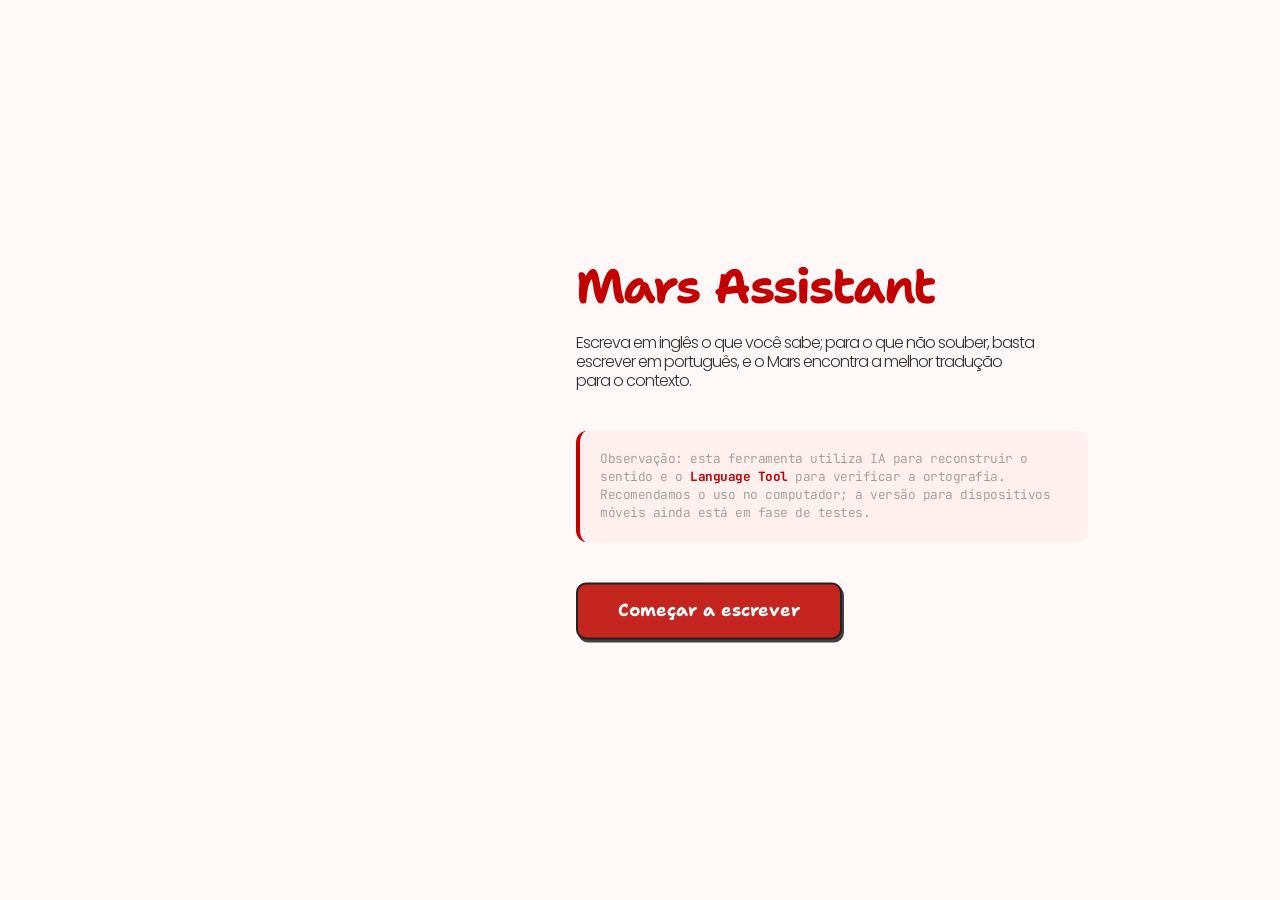
<file: index.html>
<!DOCTYPE html>
<html lang="en">
<head>
    <meta charset="UTF-8">
    <meta name="viewport" content="width=device-width, initial-scale=1.0">

    <meta property="og:title" content="Mars Ajudante">
    <meta property="og:description" content="Escreva misturando os idiomas, o mars te ajuda a traduzir.">
    <meta property="og:image" content="https://dididoingles.github.io/marsescreve/assets/metaassist.png">
    <meta property="og:url" content="https://dididoingles.github.io/marsescreve/">
    <meta property="og:type" content="website">
    <meta name="twitter:card" content="summary_large_image">
    <meta name="twitter:title" content="Mars ajudante">
    <meta name="twitter:description" content="Escreva misturando os idiomas, o mars te ajuda a traduzir.">
    <meta name="twitter:image" content="https://dididoingles.github.io/marsescreve/assets/metaassist.png">
  
    <link rel="icon" type="image/png" href="https://dididoingles.github.io/marsescreve/assets/favimars.png">
    <link rel="apple-touch-icon" sizes="180x180" href="https://dididoingles.github.io/marsescreve/assets/favimars180.png">
    <title>Mars Assistant - Start</title>
    <link rel="preconnect" href="https://fonts.googleapis.com">
    <link rel="preconnect" href="https://fonts.gstatic.com" crossorigin>
    <link href="https://fonts.googleapis.com/css2?family=Poppins:wght@300;400;700&family=Shantell+Sans:wght@300;700&family=JetBrains+Mono:wght@200;700&display=swap" rel="stylesheet">
    <style>
        * { margin: 0; padding: 0; box-sizing: border-box; }
        
        html, body {
            height: 100%;
            width: 100%;
            overflow: hidden; /* Prevents scrolling */
            background-color: #fff8f8;
            font-family: 'Poppins', sans-serif;
            color: #352f2d;
            line-height: 1.2;
            letter-spacing: -2px;
            position: relative; /* Anchor for absolute elements */
        }

        ::-webkit-scrollbar { width: 5px; }
::-webkit-scrollbar-track { background: #f1f1f100; }
::-webkit-scrollbar-thumb { background: #8b03032a; }
::-webkit-scrollbar-thumb:hover { background: #cc0b0b21; }

        /* ==========================================
           DESKTOP LAYOUT (Absolute Positioning)
        ========================================== */
        
        .video-side {
            position: absolute;
            top: 50%;
            left: 20%; 
            transform: translate(-50%, -50%);
            width: 55%; /* Increased width slightly to give the fade more room */
            max-width: 750px;
        }

        .video-wrapper {
            width: 100%;
            /* 1. Add padding so the mask has room to fade out */
            padding: 40px; 
            /* 2. Intensified fade: Solid until 40%, fully transparent by 95% */
            -webkit-mask-image: radial-gradient(ellipse at center, black 40%, transparent 95%);
            mask-image: radial-gradient(ellipse at center, black 40%, transparent 95%);
        }

        .video-wrapper video {
            width: 100%;
            height: auto;
            display: block;
            border-radius: 20px;
        }

        .text-side {
            position: absolute;
            top: 50%;
            right: 15%; 
            transform: translateY(-50%);
            width: 40%;
            max-width: 600px;
            display: flex;
            flex-direction: column;
        }

        /* Typography */
        h1.title {
            font-family: 'Shantell Sans', 'Poppins', sans-serif;
            font-size: 3rem;
            font-weight: 700;
            color: #c20000;
            white-space: nowrap;
            margin-bottom: 20px;
            line-height: 1.1;
        }

        p.subtitle {
            font-size: 1rem;
            font-weight: 300;
            color: #352f2d;
            text-align: left;
            margin-bottom: 40px;
            text-wrap: pretty;
            max-width: 90%;
            line-height: 1.2;
            letter-spacing: -1px;
        }

        .notice {
            font-size: 0.8rem;
            font-weight: 300;
            font-family: 'JetBrains Mono', monospace;
            color: #9b9898;
            line-height: 1.4;
            background: #fff0f0;
            padding: 20px;
            border-radius: 12px;
            border-left: 4px solid #c20000;
            text-wrap: pretty;
            letter-spacing: -0.5px;
        }

        .notice a {
            color: #c20000;
            font-weight: 700;
            text-decoration: none;
        }

        .notice a:hover {
            text-decoration: underline;
        }

        .start-btn {
            display: inline-block;
            background-color: #c4251f;
            color: #ffffff;
            font-family: 'Shantell Sans', sans-serif;
            font-weight: 700;
            font-size: 1.1rem;
            text-decoration: none;
            padding: 16px 40px;
            border-radius: 10px;
            border: 2px solid #222222;
            margin-top: 40px;
            align-self: flex-start;
            transition: transform 0.2s, background 0.2s;
            letter-spacing: 0px;
            box-shadow: 2px 3px 0 rgba(34,34,34,0.85);
            transition: transform 0.15s ease, box-shadow 0.15s ease, background-color 0.2s ease;
        }

        .start-btn:hover {
            background-color: #c00000;
            transform: translateY(2px) translateX(2px);
            box-shadow: 1px 2px 0 rgba(34,34,34,0.85);
        }

        .start-btn:active { 
            transform: translateY(3px) translateX(2px);
            box-shadow: 0px 0px 0 rgba(34,34,34,0.85);
        }

        /* Cascade Animation */
        @keyframes smoothLoad {
            from { opacity: 0; transform: translateY(20px); }
            to { opacity: 1; transform: translateY(0); }
        }

        h1.title { animation: smoothLoad 0.8s cubic-bezier(0.2, 0.8, 0.2, 1) 0.2s both; }
        p.subtitle { animation: smoothLoad 0.8s cubic-bezier(0.2, 0.8, 0.2, 1) 0.4s both; }
        .notice { animation: smoothLoad 0.8s cubic-bezier(0.2, 0.8, 0.2, 1) 0.6s both; }
        .start-btn { animation: smoothLoad 0.8s cubic-bezier(0.2, 0.8, 0.2, 1) 0.8s both; }

        /* ==========================================
           MOBILE & TABLET LAYOUT (Absolute Positioning)
        ========================================== */
        @media (max-width: 1024px) {
            html, body {
                overflow: auto; 
            }

            .video-side {
                position: relative;
                top: auto;
                left: auto;
                transform: none;
                width: 100%;
                margin: 50px auto 0 auto;
                padding: 0 20px;
            }

            .video-wrapper {
                max-width: 450px; 
                margin: 0 auto;
                padding: 0px; /* Smaller padding for mobile */
                /* Intensified fade for mobile */
                -webkit-mask-image: radial-gradient(ellipse at center, black 40%, transparent 95%);
                mask-image: radial-gradient(ellipse at center, black 40%, transparent 95%);
            }

            .text-side {
                position: relative;
                top: auto;
                right: auto;
                transform: none;
                width: 100%;
                max-width: 100%;
                padding: 0 24px;
                margin-top: 10px; 
                align-items: center;
                text-align: center;
            }

            h1.title {
                font-size: 2.5rem;
                white-space: normal;
                margin-bottom: 15px;
                text-align: center;
            }

            p.subtitle {
                font-size: 0.9rem;
                max-width: 100%;
                text-align: center;
                margin-bottom: 25px;
            }

            .notice {
                font-size: 0.7rem;
                text-align: left;
                width: 100%;
            }

            .start-btn {
                width: 100%;
                text-align: center;
                margin-top: 25px;
                align-self: center;
            }
        }
        
        @media (max-width: 480px) {
            h1.title { font-size: 2.2rem; }
        }
    </style>
</head>
<body>

    <!-- Video -->
    <div class="video-side">
        <div class="video-wrapper">
            <video 
                src="https://dididoingles.github.io/lab/assets/sherlockmars2.mp4" 
                autoplay 
                muted 
                playsinline 
                disablepictureinpicture 
                controlsList="nodownload noplaybackrate"
                id="splashVideo">
            </video>
        </div>
    </div>

    <!-- Text Content -->
    <div class="text-side">
        <h1 class="title">Mars Assistant</h1>
        
        <p class="subtitle">
            Escreva em inglês o que você sabe; para o que não souber, basta escrever em português, e o Mars encontra a melhor tradução para o contexto.
        </p>

        <div class="notice">
            Observação: esta ferramenta utiliza IA para reconstruir o sentido e o <a href="https://languagetool.org" target="_blank">Language Tool</a> para verificar a ortografia. Recomendamos o uso no computador; a versão para dispositivos móveis ainda está em fase de testes.
        </div>

        <a href="english/" class="start-btn">Começar a escrever</a>
    </div>

    <script>
        document.addEventListener('DOMContentLoaded', () => {
            const video = document.getElementById('splashVideo');
            if (video) {
                video.play().catch(error => {
                    console.log("Autoplay was prevented by the browser:", error);
                });
            }
        });
    </script>
</body>
</html>
</file>
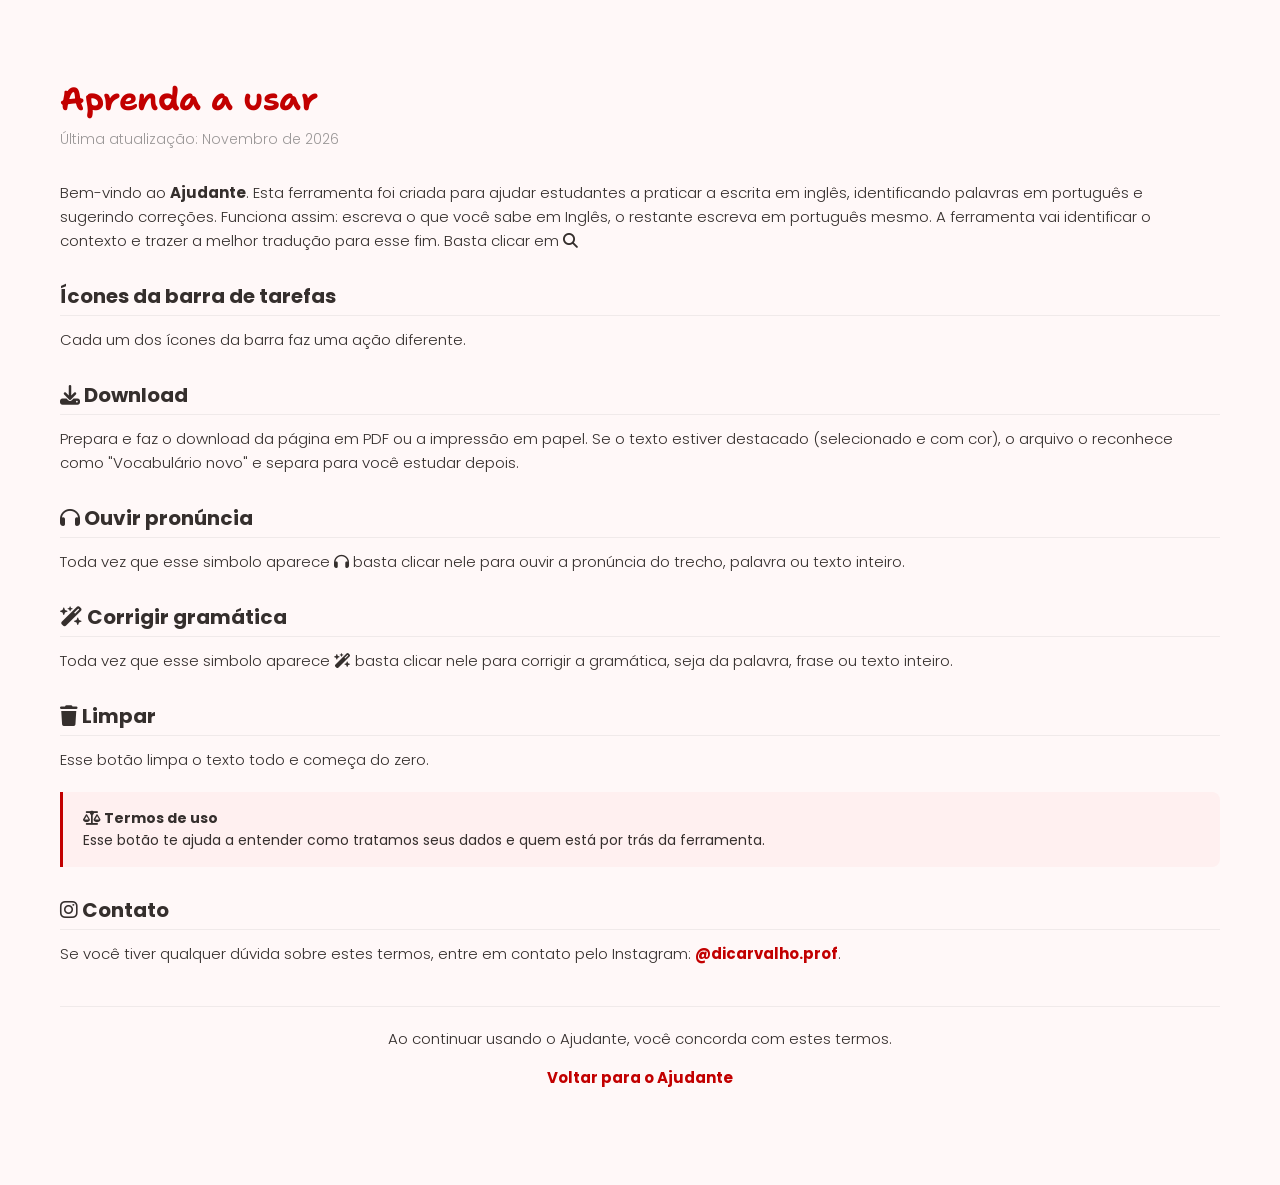
<file: help/index.html>
<!DOCTYPE html>
<html lang="pt-BR">
<head>
    <meta charset="UTF-8">
    <meta name="viewport" content="width=device-width, initial-scale=1.0">
  <meta property="og:title" content="Mars Ajudante">
    <meta property="og:description" content="Escreva misturando os idiomas, o mars te ajuda a traduzir.">
    <meta property="og:image" content="https://dididoingles.github.io/marsescreve/assets/metaassist.png">
    <meta property="og:url" content="https://dididoingles.github.io/marsescreve/">
    <meta property="og:type" content="website">
    <meta name="twitter:card" content="summary_large_image">
    <meta name="twitter:title" content="Mars ajudante">
    <meta name="twitter:description" content="Escreva misturando os idiomas, o mars te ajuda a traduzir.">
    <meta name="twitter:image" content="https://dididoingles.github.io/marsescreve/assets/metaassist.png">
  
    <link rel="icon" type="image/png" href="https://dididoingles.github.io/marsescreve/assets/favimars.png">
    <link rel="apple-touch-icon" sizes="180x180" href="https://dididoingles.github.io/marsescreve/assets/favimars180.png">
    <title>Ajuda- Ajudante</title>
    <link rel="preconnect" href="https://fonts.googleapis.com">
    <link rel="preconnect" href="https://fonts.gstatic.com" crossorigin>
    <link href="https://fonts.googleapis.com/css2?family=Poppins:wght@300;400;700&family=Shantell+Sans:wght@300;700&display=swap" rel="stylesheet">
    <link rel="stylesheet" href="https://cdnjs.cloudflare.com/ajax/libs/font-awesome/6.5.1/css/all.min.css">
    <style>
        * { margin: 0; padding: 0; box-sizing: border-box; }
        
        body {
            font-family: 'Poppins', sans-serif;
            background-color: #fff8f8;
            color: #352f2d;
            line-height: 1.6;
            padding: 40px 20px;
            display: flex;
            justify-content: center;
        }

        ::-webkit-scrollbar { width: 5px; }
::-webkit-scrollbar-track { background: #f1f1f100; }
::-webkit-scrollbar-thumb { background: #8b03032a; }
::-webkit-scrollbar-thumb:hover { background: #cc0b0b21; }
        
        .container {
            max-width: 1300px;
            width: 100%;
            background: #ffffff00;
            padding: 40px;
            border-radius: 16px;
            
            
        }
        
        h1 {
            font-family: 'Shantell Sans', 'Poppins', sans-serif;
            font-weight: 700;
            font-size: 32px;
            color: #c20000;
            margin-bottom: 10px;
            letter-spacing: -0.5px;
            line-height: 1.2;
        }
        
        .subtitle {
            font-size: 14px;
            color: #9b9898;
            margin-bottom: 30px;
        }
        
        h2 {
            font-size: 20px;
            font-weight: 700;
            margin-top: 30px;
            margin-bottom: 12px;
            color: #352f2d;
            padding-bottom: 6px;
            border-bottom: 1px solid #f0eaea;
            line-height: 1.3;
        }
        
        p {
            font-size: 15px;
            font-weight: 300;
            margin-bottom: 15px;
            color: #352f2d;
        }
        
        ul {
            margin-bottom: 20px;
            padding-left: 20px;
        }
        
        li {
            font-size: 15px;
            font-weight: 300;
            margin-bottom: 8px;
            color: #352f2d;
        }
        
        strong {
            font-weight: 700;
            color: #352f2d;
        }
        
        .highlight {
            background: #fff0f0;
            border-left: 3px solid #c20000;
            padding: 15px 20px;
            border-radius: 0 8px 8px 0;
            margin: 20px 0;
            font-size: 14px;
        }
        
        .footer {
            margin-top: 40px;
            padding-top: 20px;
            border-top: 1px solid #f0eaea;
            text-align: center;
            font-size: 13px;
            color: #9b9898;
        }
        
        a {
            color: #c20000;
            text-decoration: none;
            font-weight: 700;
        }
        
        a:hover {
            text-decoration: underline;
        }

        /* 📱 MOBILE OPTIMIZATIONS */
        @media (max-width: 600px) {
            body {
                padding: 16px 12px; /* Reduz a margem externa */
            }
            .container {
                padding: 24px 20px; /* Reduz o padding interno */
                border-radius: 12px;
                border-top-width: 3px;
            }
            h1 {
                font-size: 24px; /* Fonte principal menor */
            }
            .subtitle {
                font-size: 13px;
                margin-bottom: 20px;
            }
            h2 {
                font-size: 17px;
                margin-top: 24px;
                margin-bottom: 10px;
            }
            p, li {
                font-size: 14px; /* Texto de leitura menor e mais confortável */
            }
            .highlight {
                padding: 12px 16px;
                font-size: 13.5px;
                margin: 16px 0;
            }
            ul {
                padding-left: 16px; /* Recua um pouco a lista */
            }
            .footer {
                margin-top: 30px;
                padding-top: 16px;
                font-size: 12px;
            }
        }
    </style>
</head>
<body>

    <div class="container">
        <h1>Aprenda a usar</h1>
        <p class="subtitle">Última atualização: Novembro de 2026</p>

        <p>Bem-vindo ao <strong>Ajudante</strong>. Esta ferramenta foi criada para ajudar estudantes a praticar a escrita em inglês, identificando palavras em português e sugerindo correções. Funciona assim: escreva o que você sabe em Inglês, o restante escreva em português mesmo. A ferramenta vai identificar o contexto e trazer a melhor tradução para esse fim. Basta clicar em <i class="fa-solid fa-magnifying-glass" aria-hidden="true"></i></p>

       
        <h2>Ícones da barra de tarefas</h2>
        <p>Cada um dos ícones da barra faz uma ação diferente. </p>
        
        <h2><i class="fa-solid fa-download" aria-hidden="true"></i> Download</h2>
        <p> Prepara e faz o download da página em PDF ou a impressão em papel. 
            Se o texto estiver destacado (selecionado e com cor), o arquivo o reconhece como "Vocabulário novo" e separa para você estudar depois.
        <ul></p>

        </ul>

        <h2><i class="fa-solid fa-headphones" aria-hidden="true"></i> Ouvir pronúncia</h2>
        <p>Toda vez que esse simbolo aparece <i class="fa-solid fa-headphones" aria-hidden="true"></i> basta clicar nele para ouvir a pronúncia do trecho, palavra ou texto inteiro.</p>

        <h2><i class="fa-solid fa-wand-magic-sparkles" aria-hidden="true"></i> Corrigir gramática</h2>
        <p>Toda vez que esse simbolo aparece <i class="fa-solid fa-wand-magic-sparkles" aria-hidden="true"></i> basta clicar nele para corrigir a gramática, seja da palavra, frase ou texto inteiro.</p>

        <h2><i class="fa-solid fa-trash" aria-hidden="true"></i> Limpar</h2>
        <p>Esse botão limpa o texto todo e começa do zero.</p>

        <div class="highlight">
            <strong><i class="fa-solid fa-scale-balanced" aria-hidden="true"></i> Termos de uso</strong><br>
            Esse botão te ajuda a entender como tratamos seus dados e quem está por trás da ferramenta. 
            
        </div>

       

        <h2><i class="fa-brands fa-instagram" aria-hidden="true"></i> Contato</h2>
        <p>Se você tiver qualquer dúvida sobre estes termos, entre em contato pelo Instagram: <a href="https://www.instagram.com/dicarvalho.prof/" target="_blank">@dicarvalho.prof</a>.</p>

        <div class="footer">
            <p>Ao continuar usando o Ajudante, você concorda com estes termos.</p>
            <p style="margin-top: 5px;"><a href="../">Voltar para o Ajudante</a></p>
        </div>
    </div>

</body>
</html>
</file>
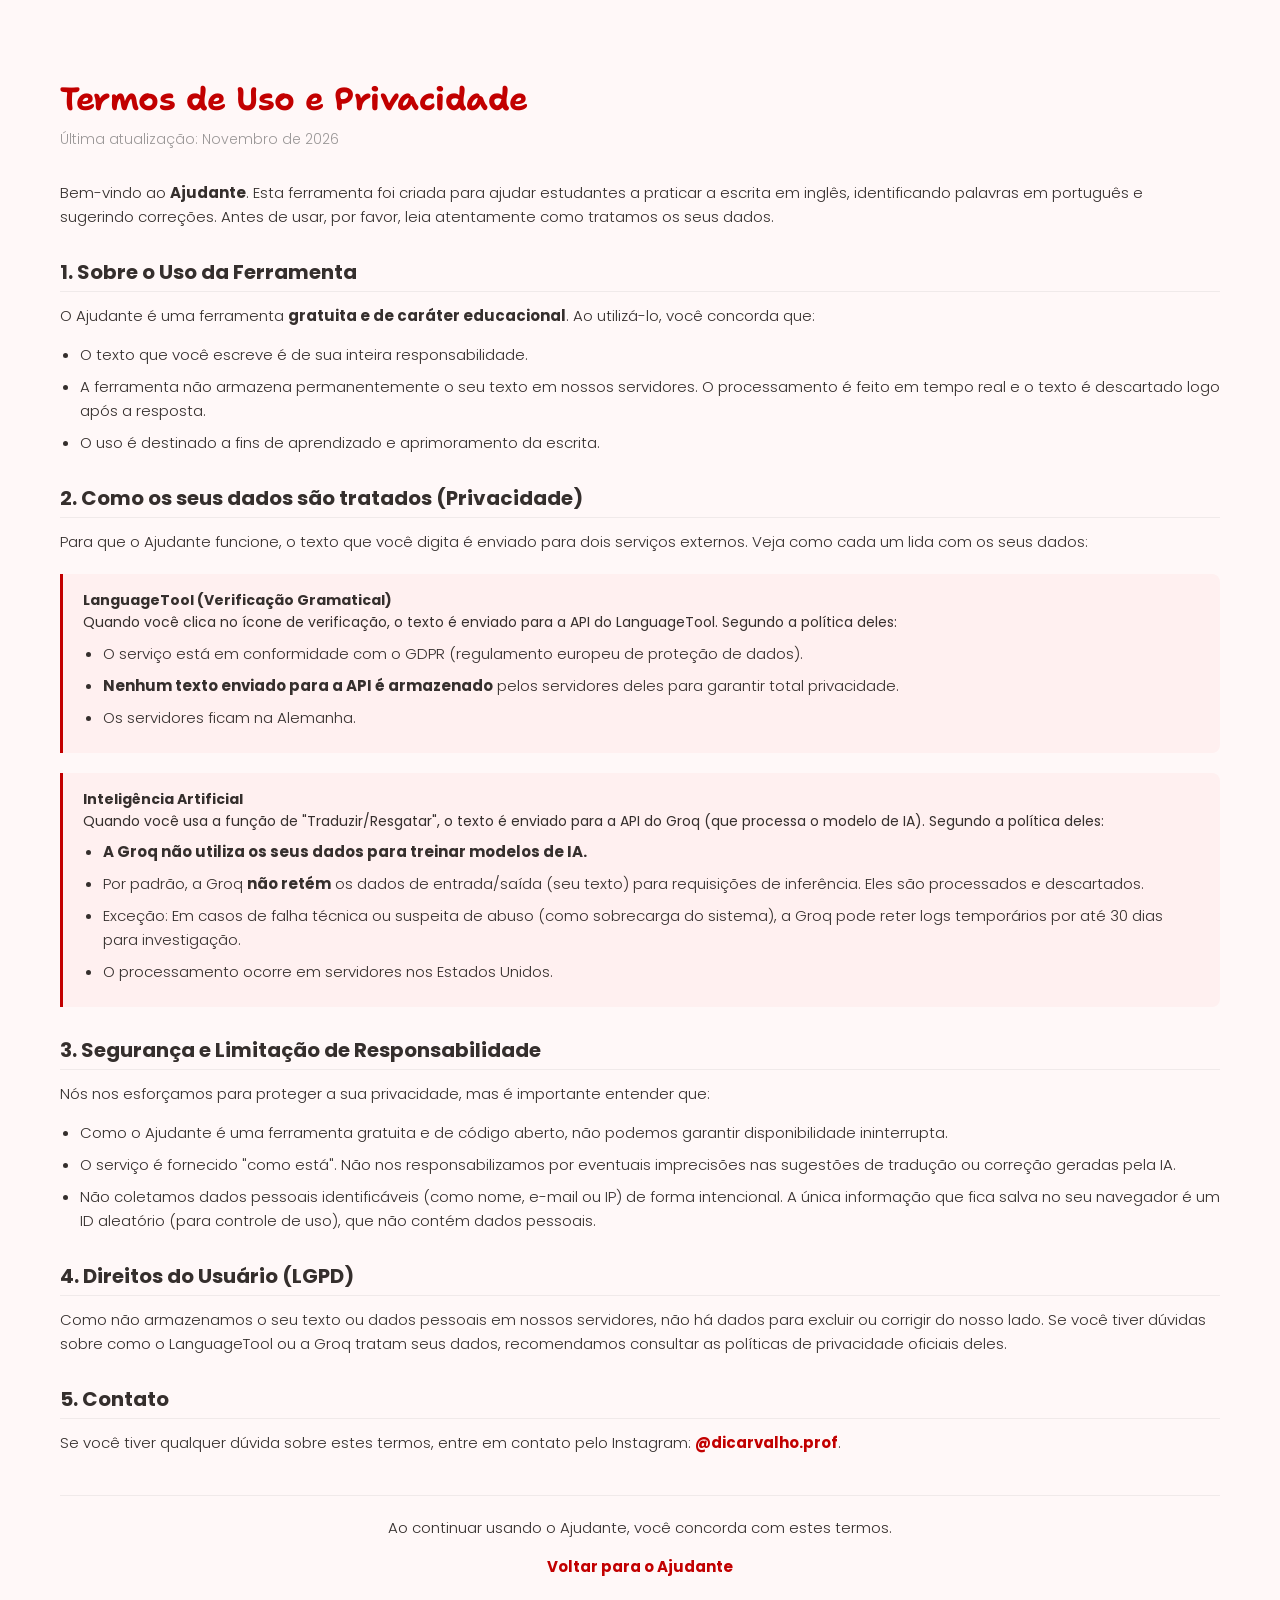
<file: terms/index.html>
<!DOCTYPE html>
<html lang="pt-BR">
<head>
    <meta charset="UTF-8">
    <meta name="viewport" content="width=device-width, initial-scale=1.0">
  <meta property="og:title" content="Mars Ajudante">
    <meta property="og:description" content="Escreva misturando os idiomas, o mars te ajuda a traduzir.">
    <meta property="og:image" content="https://dididoingles.github.io/marsescreve/assets/metaassist.png">
    <meta property="og:url" content="https://dididoingles.github.io/marsescreve/">
    <meta property="og:type" content="website">
    <meta name="twitter:card" content="summary_large_image">
    <meta name="twitter:title" content="Mars ajudante">
    <meta name="twitter:description" content="Escreva misturando os idiomas, o mars te ajuda a traduzir.">
    <meta name="twitter:image" content="https://dididoingles.github.io/marsescreve/assets/metaassist.png">
  
    <link rel="icon" type="image/png" href="https://dididoingles.github.io/marsescreve/assets/favimars.png">
    <link rel="apple-touch-icon" sizes="180x180" href="https://dididoingles.github.io/marsescreve/assets/favimars180.png">
    <title>Termos de Uso e Privacidade - Ajudante</title>
    <link rel="preconnect" href="https://fonts.googleapis.com">
    <link rel="preconnect" href="https://fonts.gstatic.com" crossorigin>
    <link href="https://fonts.googleapis.com/css2?family=Poppins:wght@300;400;700&family=Shantell+Sans:wght@300;700&display=swap" rel="stylesheet">
    <style>
        * { margin: 0; padding: 0; box-sizing: border-box; }
        
        body {
            font-family: 'Poppins', sans-serif;
            background-color: #fff8f8;
            color: #352f2d;
            line-height: 1.6;
            padding: 40px 20px;
            display: flex;
            justify-content: center;
        }

        ::-webkit-scrollbar { width: 5px; }
::-webkit-scrollbar-track { background: #f1f1f100; }
::-webkit-scrollbar-thumb { background: #8b03032a; }
::-webkit-scrollbar-thumb:hover { background: #cc0b0b21; }
        
        .container {
            max-width: 1300px;
            width: 100%;
            background: #ffffff00;
            padding: 40px;
            border-radius: 16px;
            
            
        }
        
        h1 {
            font-family: 'Shantell Sans', 'Poppins', sans-serif;
            font-weight: 700;
            font-size: 32px;
            color: #c20000;
            margin-bottom: 10px;
            letter-spacing: -0.5px;
            line-height: 1.2;
        }
        
        .subtitle {
            font-size: 14px;
            color: #9b9898;
            margin-bottom: 30px;
        }
        
        h2 {
            font-size: 20px;
            font-weight: 700;
            margin-top: 30px;
            margin-bottom: 12px;
            color: #352f2d;
            padding-bottom: 6px;
            border-bottom: 1px solid #f0eaea;
            line-height: 1.3;
        }
        
        p {
            font-size: 15px;
            font-weight: 300;
            margin-bottom: 15px;
            color: #352f2d;
        }
        
        ul {
            margin-bottom: 20px;
            padding-left: 20px;
        }
        
        li {
            font-size: 15px;
            font-weight: 300;
            margin-bottom: 8px;
            color: #352f2d;
        }
        
        strong {
            font-weight: 700;
            color: #352f2d;
        }
        
        .highlight {
            background: #fff0f0;
            border-left: 3px solid #c20000;
            padding: 15px 20px;
            border-radius: 0 8px 8px 0;
            margin: 20px 0;
            font-size: 14px;
        }
        
        .footer {
            margin-top: 40px;
            padding-top: 20px;
            border-top: 1px solid #f0eaea;
            text-align: center;
            font-size: 13px;
            color: #9b9898;
        }
        
        a {
            color: #c20000;
            text-decoration: none;
            font-weight: 700;
        }
        
        a:hover {
            text-decoration: underline;
        }

        /* 📱 MOBILE OPTIMIZATIONS */
        @media (max-width: 600px) {
            body {
                padding: 16px 12px; /* Reduz a margem externa */
            }
            .container {
                padding: 24px 20px; /* Reduz o padding interno */
                border-radius: 12px;
                border-top-width: 3px;
            }
            h1 {
                font-size: 24px; /* Fonte principal menor */
            }
            .subtitle {
                font-size: 13px;
                margin-bottom: 20px;
            }
            h2 {
                font-size: 17px;
                margin-top: 24px;
                margin-bottom: 10px;
            }
            p, li {
                font-size: 14px; /* Texto de leitura menor e mais confortável */
            }
            .highlight {
                padding: 12px 16px;
                font-size: 13.5px;
                margin: 16px 0;
            }
            ul {
                padding-left: 16px; /* Recua um pouco a lista */
            }
            .footer {
                margin-top: 30px;
                padding-top: 16px;
                font-size: 12px;
            }
        }
    </style>
</head>
<body>

    <div class="container">
        <h1>Termos de Uso e Privacidade</h1>
        <p class="subtitle">Última atualização: Novembro de 2026</p>

        <p>Bem-vindo ao <strong>Ajudante</strong>. Esta ferramenta foi criada para ajudar estudantes a praticar a escrita em inglês, identificando palavras em português e sugerindo correções. Antes de usar, por favor, leia atentamente como tratamos os seus dados.</p>

        <h2>1. Sobre o Uso da Ferramenta</h2>
        <p>O Ajudante é uma ferramenta <strong>gratuita e de caráter educacional</strong>. Ao utilizá-lo, você concorda que:</p>
        <ul>
            <li>O texto que você escreve é de sua inteira responsabilidade.</li>
            <li>A ferramenta não armazena permanentemente o seu texto em nossos servidores. O processamento é feito em tempo real e o texto é descartado logo após a resposta.</li>
            <li>O uso é destinado a fins de aprendizado e aprimoramento da escrita.</li>
        </ul>

        <h2>2. Como os seus dados são tratados (Privacidade)</h2>
        <p>Para que o Ajudante funcione, o texto que você digita é enviado para dois serviços externos. Veja como cada um lida com os seus dados:</p>

        <div class="highlight">
            <strong>LanguageTool (Verificação Gramatical)</strong><br>
            Quando você clica no ícone de verificação, o texto é enviado para a API do LanguageTool. Segundo a política deles:
            <ul style="margin-top: 8px; margin-bottom: 0;">
                <li>O serviço está em conformidade com o GDPR (regulamento europeu de proteção de dados).</li>
                <li><strong>Nenhum texto enviado para a API é armazenado</strong> pelos servidores deles para garantir total privacidade.</li>
                <li>Os servidores ficam na Alemanha.</li>
            </ul>
        </div>

        <div class="highlight">
            <strong>Inteligência Artificial</strong><br>
            Quando você usa a função de "Traduzir/Resgatar", o texto é enviado para a API do Groq (que processa o modelo de IA). Segundo a política deles:
            <ul style="margin-top: 8px; margin-bottom: 0;">
                <li><strong>A Groq não utiliza os seus dados para treinar modelos de IA.</strong></li>
                <li>Por padrão, a Groq <strong>não retém</strong> os dados de entrada/saída (seu texto) para requisições de inferência. Eles são processados e descartados.</li>
                <li>Exceção: Em casos de falha técnica ou suspeita de abuso (como sobrecarga do sistema), a Groq pode reter logs temporários por até 30 dias para investigação.</li>
                <li>O processamento ocorre em servidores nos Estados Unidos.</li>
            </ul>
        </div>

        <h2>3. Segurança e Limitação de Responsabilidade</h2>
        <p>Nós nos esforçamos para proteger a sua privacidade, mas é importante entender que:</p>
        <ul>
            <li>Como o Ajudante é uma ferramenta gratuita e de código aberto, não podemos garantir disponibilidade ininterrupta.</li>
            <li>O serviço é fornecido "como está". Não nos responsabilizamos por eventuais imprecisões nas sugestões de tradução ou correção geradas pela IA.</li>
            <li>Não coletamos dados pessoais identificáveis (como nome, e-mail ou IP) de forma intencional. A única informação que fica salva no seu navegador é um ID aleatório (para controle de uso), que não contém dados pessoais.</li>
        </ul>

        <h2>4. Direitos do Usuário (LGPD)</h2>
        <p>Como não armazenamos o seu texto ou dados pessoais em nossos servidores, não há dados para excluir ou corrigir do nosso lado. Se você tiver dúvidas sobre como o LanguageTool ou a Groq tratam seus dados, recomendamos consultar as políticas de privacidade oficiais deles.</p>

        <h2>5. Contato</h2>
        <p>Se você tiver qualquer dúvida sobre estes termos, entre em contato pelo Instagram: <a href="https://www.instagram.com/dicarvalho.prof/" target="_blank">@dicarvalho.prof</a>.</p>

        <div class="footer">
            <p>Ao continuar usando o Ajudante, você concorda com estes termos.</p>
            <p style="margin-top: 5px;"><a href="../">Voltar para o Ajudante</a></p>
        </div>
    </div>

</body>
</html>
</file>
